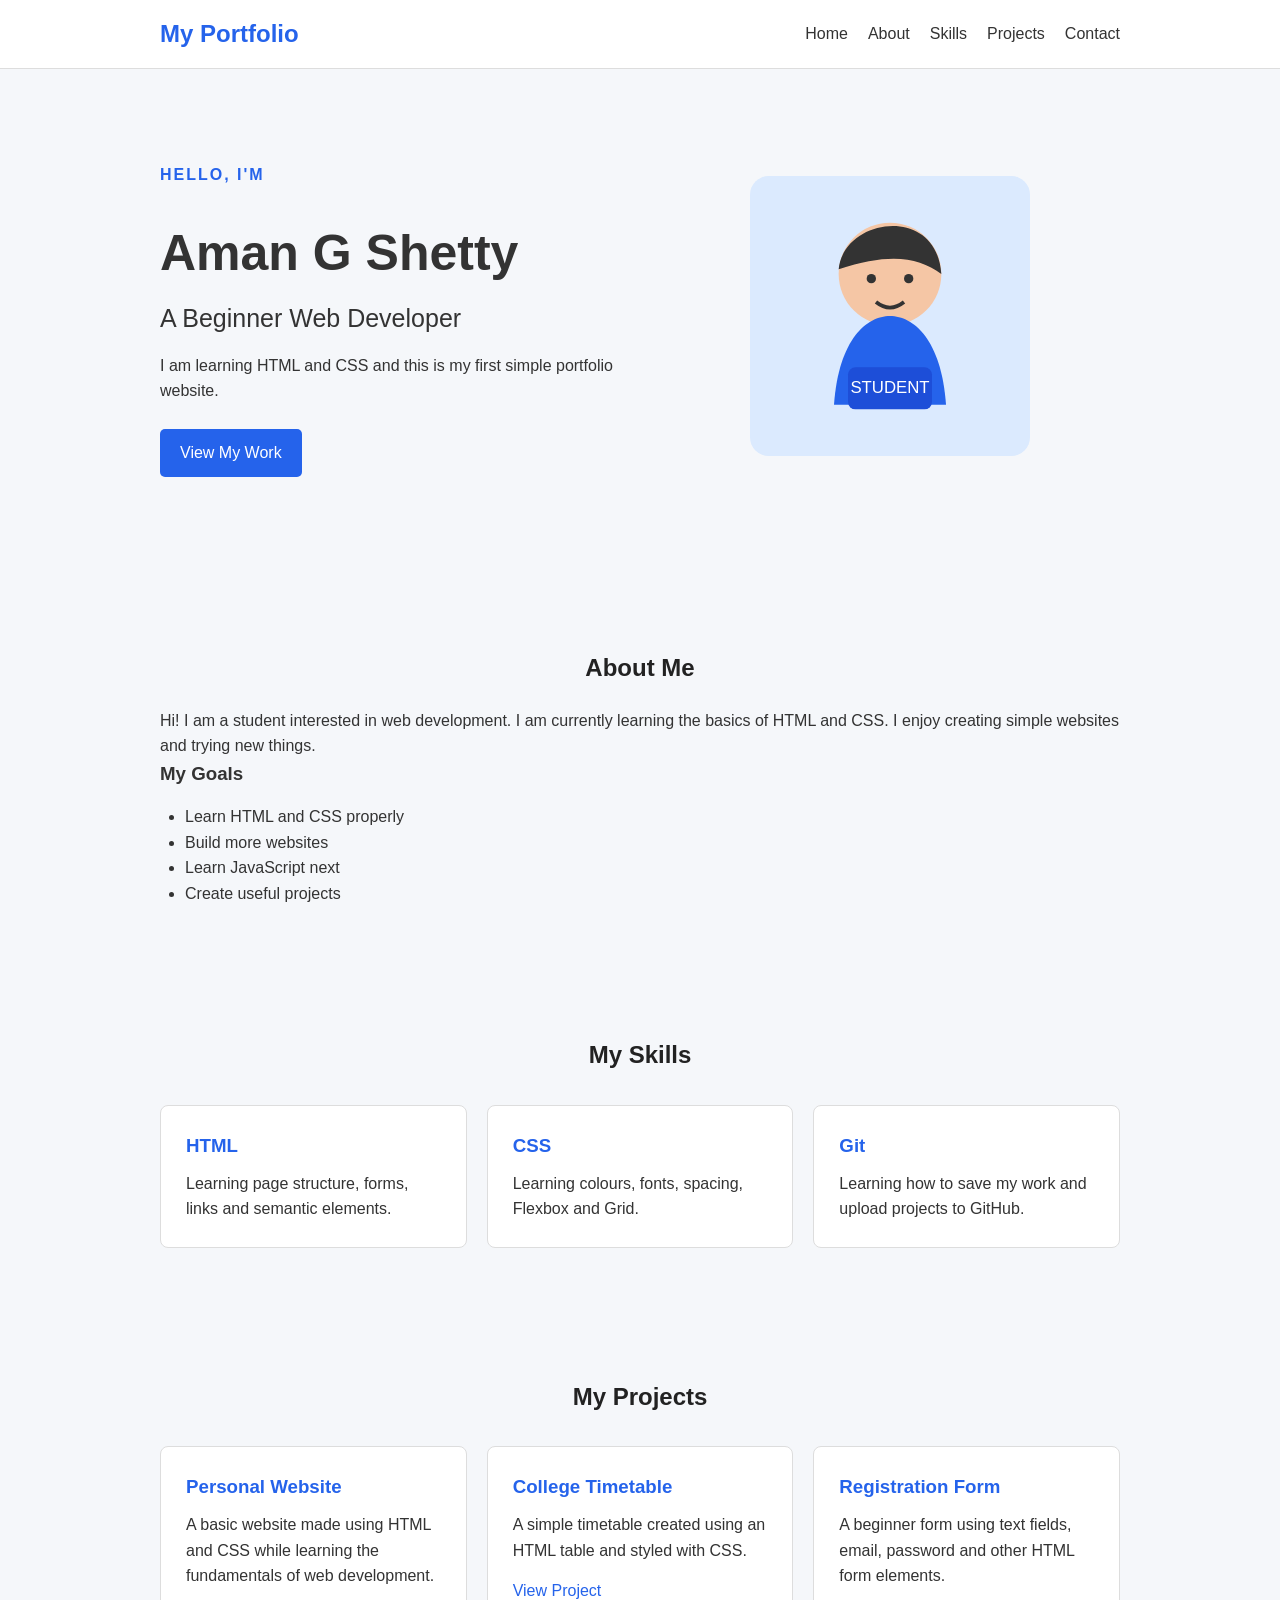
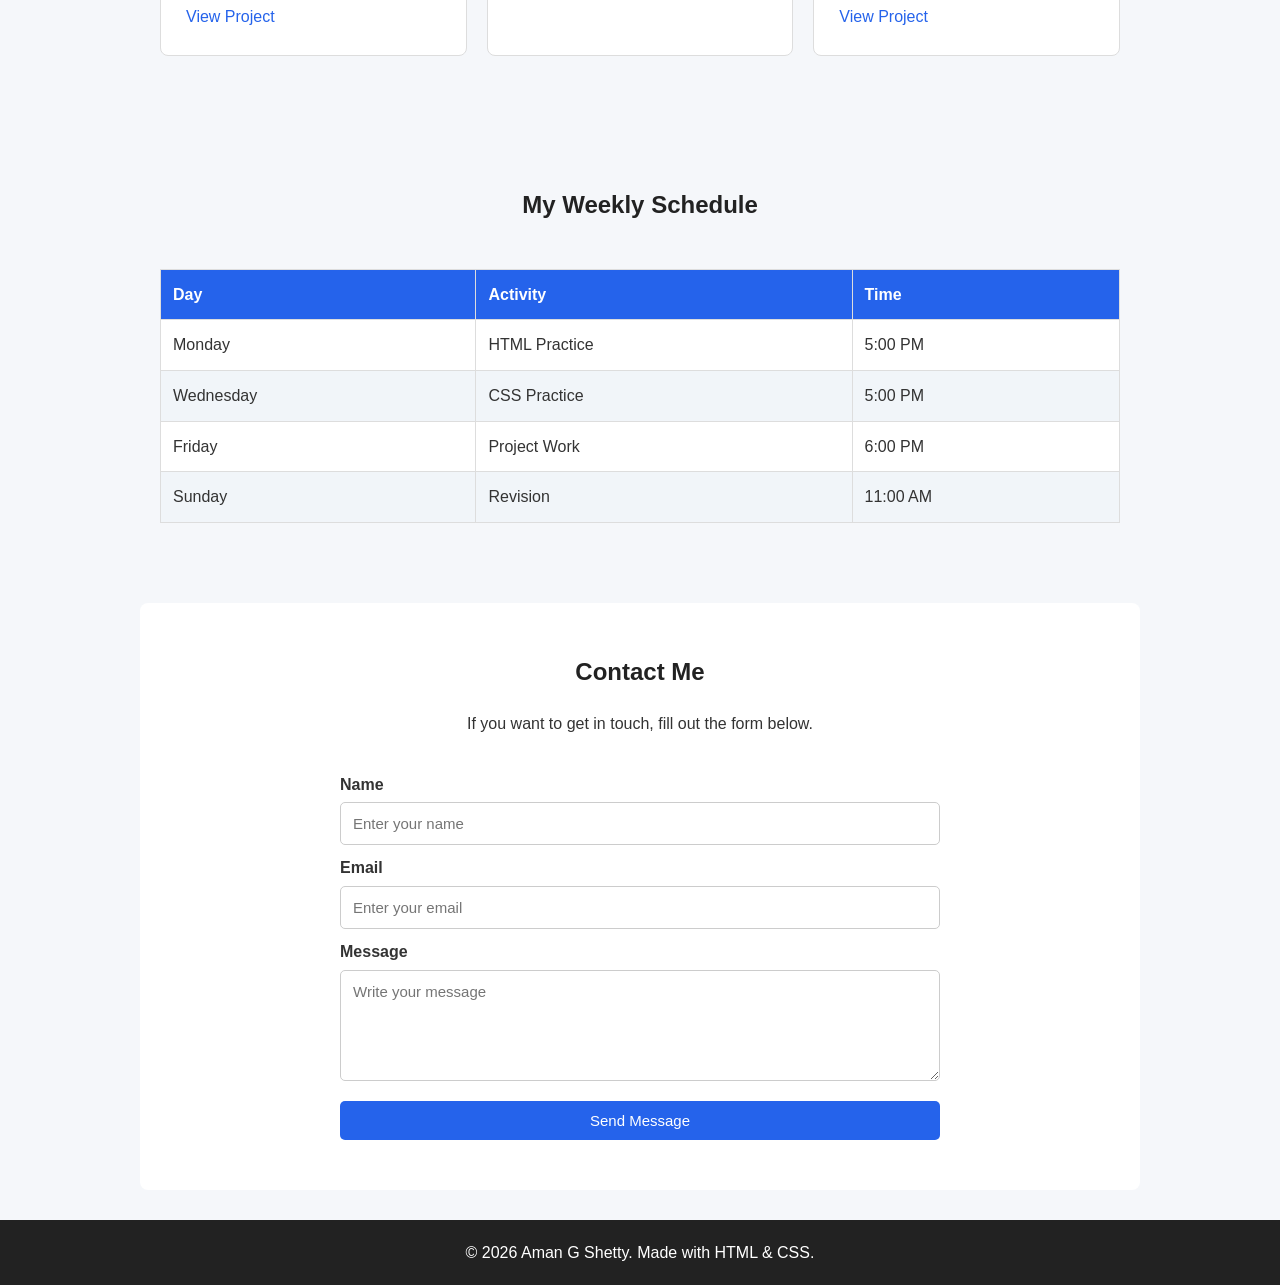
<file: index.html>
<!DOCTYPE html>
<html lang="en">
<head>
    <meta charset="UTF-8">
    <meta name="viewport" content="width=device-width, initial-scale=1.0">
    <title>My Student Portfolio</title>
    <link rel="stylesheet" href="style.css">
</head>
<body>

    <header>
        <nav>
            <h2>My Portfolio</h2>
            <ul>
                <li><a href="#home">Home</a></li>
                <li><a href="#about">About</a></li>
                <li><a href="#skills">Skills</a></li>
                <li><a href="#projects">Projects</a></li>
                <li><a href="#contact">Contact</a></li>
            </ul>
        </nav>
    </header>

    <main>
        <section id="home" class="hero">
            <div class="hero-text">
                <p class="small-title">HELLO, I'M</p>
                <h1>Aman G Shetty</h1>
                <h2>A Beginner Web Developer</h2>
                <p>
                    I am learning HTML and CSS and this is my first simple
                    portfolio website.
                </p>
                <a class="button" href="#projects">View My Work</a>
            </div>

            <div class="hero-image">
                <img src="images/student.svg" alt="Simple student illustration">
            </div>
        </section>

        <section id="about" class="section">
            <h2>About Me</h2>
            <p>
                Hi! I am a student interested in web development. I am currently
                learning the basics of HTML and CSS. I enjoy creating simple
                websites and trying new things.
            </p>

            <h3>My Goals</h3>
            <ul class="goals">
                <li>Learn HTML and CSS properly</li>
                <li>Build more websites</li>
                <li>Learn JavaScript next</li>
                <li>Create useful projects</li>
            </ul>
        </section>

        <section id="skills" class="section">
            <h2>My Skills</h2>

            <div class="skills-grid">
                <div class="skill-card">
                    <h3>HTML</h3>
                    <p>Learning page structure, forms, links and semantic elements.</p>
                </div>

                <div class="skill-card">
                    <h3>CSS</h3>
                    <p>Learning colours, fonts, spacing, Flexbox and Grid.</p>
                </div>

                <div class="skill-card">
                    <h3>Git</h3>
                    <p>Learning how to save my work and upload projects to GitHub.</p>
                </div>
            </div>
        </section>

        <section id="projects" class="section">
            <h2>My Projects</h2>

            <div class="projects-grid">
                <article class="project-card">
                    <h3>Personal Website</h3>
                    <p>
                        A basic website made using HTML and CSS while learning
                        the fundamentals of web development.
                    </p>
                    <a href="#">View Project</a>
                </article>

                <article class="project-card">
                    <h3>College Timetable</h3>
                    <p>
                        A simple timetable created using an HTML table and
                        styled with CSS.
                    </p>
                    <a href="#">View Project</a>
                </article>

                <article class="project-card">
                    <h3>Registration Form</h3>
                    <p>
                        A beginner form using text fields, email, password and
                        other HTML form elements.
                    </p>
                    <a href="#">View Project</a>
                </article>
            </div>
        </section>

        <section class="section">
            <h2>My Weekly Schedule</h2>

            <div class="table-container">
                <table>
                    <thead>
                        <tr>
                            <th>Day</th>
                            <th>Activity</th>
                            <th>Time</th>
                        </tr>
                    </thead>
                    <tbody>
                        <tr>
                            <td>Monday</td>
                            <td>HTML Practice</td>
                            <td>5:00 PM</td>
                        </tr>
                        <tr>
                            <td>Wednesday</td>
                            <td>CSS Practice</td>
                            <td>5:00 PM</td>
                        </tr>
                        <tr>
                            <td>Friday</td>
                            <td>Project Work</td>
                            <td>6:00 PM</td>
                        </tr>
                        <tr>
                            <td>Sunday</td>
                            <td>Revision</td>
                            <td>11:00 AM</td>
                        </tr>
                    </tbody>
                </table>
            </div>
        </section>

        <section id="contact" class="section contact">
            <h2>Contact Me</h2>
            <p>If you want to get in touch, fill out the form below.</p>

            <form>
                <label for="name">Name</label>
                <input type="text" id="name" name="name" placeholder="Enter your name">

                <label for="email">Email</label>
                <input type="email" id="email" name="email" placeholder="Enter your email">

                <label for="message">Message</label>
                <textarea id="message" name="message" rows="5" placeholder="Write your message"></textarea>

                <button type="submit">Send Message</button>
            </form>
        </section>
    </main>

    <footer>
        <p>&copy; 2026 Aman G Shetty. Made with HTML & CSS.</p>
    </footer>

</body>
</html>
</file>
<file: style.css>
* {
    margin: 0;
    padding: 0;
    box-sizing: border-box;
}

html {
    scroll-behavior: smooth;
}

body {
    font-family: Arial, sans-serif;
    line-height: 1.6;
    color: #333;
    background-color: #f5f7fa;
}

header {
    background-color: #ffffff;
    border-bottom: 1px solid #ddd;
    position: sticky;
    top: 0;
    z-index: 10;
}

nav {
    max-width: 1000px;
    margin: auto;
    padding: 15px 20px;
    display: flex;
    justify-content: space-between;
    align-items: center;
}

nav h2 {
    color: #2563eb;
}

nav ul {
    list-style: none;
    display: flex;
    gap: 20px;
}

nav a {
    text-decoration: none;
    color: #333;
}

nav a:hover {
    color: #2563eb;
}

.hero {
    max-width: 1000px;
    min-height: 500px;
    margin: auto;
    padding: 60px 20px;
    display: flex;
    align-items: center;
    justify-content: space-between;
    gap: 40px;
}

.hero-text {
    flex: 1;
}

.small-title {
    color: #2563eb;
    font-weight: bold;
    letter-spacing: 2px;
}

.hero h1 {
    font-size: 50px;
    margin: 5px 0;
}

.hero h2 {
    font-size: 25px;
    font-weight: normal;
    margin-bottom: 15px;
}

.hero p {
    margin-bottom: 25px;
}

.hero-image {
    flex: 1;
    text-align: center;
}

.hero-image img {
    width: 280px;
    max-width: 100%;
}

.button,
form button {
    display: inline-block;
    background-color: #2563eb;
    color: white;
    padding: 11px 20px;
    border: none;
    border-radius: 5px;
    text-decoration: none;
    cursor: pointer;
}

.button:hover,
form button:hover {
    background-color: #1d4ed8;
}

.section {
    max-width: 1000px;
    margin: 30px auto;
    padding: 50px 20px;
}

.section > h2 {
    text-align: center;
    margin-bottom: 20px;
    color: #222;
}

.goals {
    margin: 15px 0 0 25px;
}

.skills-grid,
.projects-grid {
    display: grid;
    grid-template-columns: repeat(3, 1fr);
    gap: 20px;
    margin-top: 30px;
}

.skill-card,
.project-card {
    background-color: white;
    padding: 25px;
    border: 1px solid #ddd;
    border-radius: 8px;
}

.skill-card:hover,
.project-card:hover {
    transform: translateY(-3px);
    box-shadow: 0 5px 15px rgba(0, 0, 0, 0.08);
}

.skill-card h3,
.project-card h3 {
    margin-bottom: 10px;
    color: #2563eb;
}

.project-card a {
    display: inline-block;
    margin-top: 15px;
    color: #2563eb;
    text-decoration: none;
}

.project-card a:hover {
    text-decoration: underline;
}

.table-container {
    overflow-x: auto;
}

table {
    width: 100%;
    border-collapse: collapse;
    background-color: white;
    margin-top: 25px;
}

th,
td {
    border: 1px solid #ddd;
    padding: 12px;
    text-align: left;
}

th {
    background-color: #2563eb;
    color: white;
}

tr:nth-child(even) {
    background-color: #f1f5f9;
}

.contact {
    background-color: white;
    border-radius: 8px;
}

.contact > p {
    text-align: center;
    margin-bottom: 25px;
}

form {
    max-width: 600px;
    margin: auto;
    display: flex;
    flex-direction: column;
}

form label {
    margin: 10px 0 5px;
    font-weight: bold;
}

form input,
form textarea {
    padding: 12px;
    border: 1px solid #ccc;
    border-radius: 5px;
    font-family: inherit;
    font-size: 15px;
}

form textarea {
    resize: vertical;
}

form button {
    margin-top: 20px;
    font-size: 15px;
}

footer {
    text-align: center;
    background-color: #222;
    color: white;
    padding: 20px;
    margin-top: 30px;
}

@media (max-width: 700px) {
    nav {
        flex-direction: column;
        gap: 10px;
    }

    nav ul {
        flex-wrap: wrap;
        justify-content: center;
        gap: 12px;
    }

    .hero {
        flex-direction: column;
        text-align: center;
        padding-top: 40px;
    }

    .hero h1 {
        font-size: 40px;
    }

    .skills-grid,
    .projects-grid {
        grid-template-columns: 1fr;
    }
}
</file>
